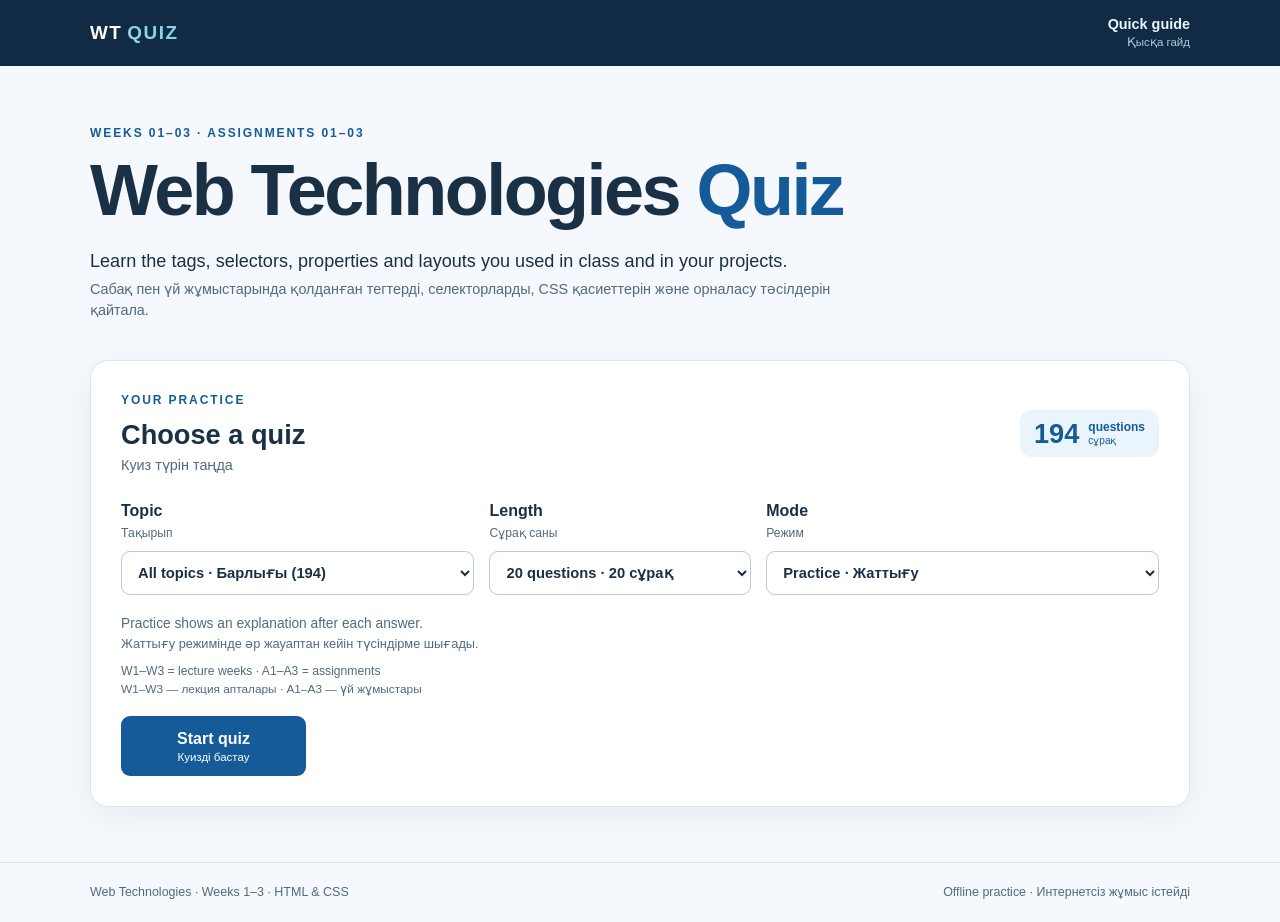
<file: index.html>
<!doctype html>
<html lang="en">
<head>
  <meta charset="utf-8">
  <meta name="viewport" content="width=device-width, initial-scale=1">
  <meta name="description" content="Bilingual English and Kazakh HTML and CSS practice quiz for Web Technologies weeks 1–3.">
  <title>Web Technologies Quiz | HTML & CSS</title>
  <link rel="stylesheet" href="styles.css">
</head>
<body>
  <header class="site-header">
    <div class="shell header-inner">
      <a class="brand" href="index.html">WT<span>QUIZ</span></a>
      <a class="header-guide" href="guide.html">Quick guide <small lang="kk">Қысқа гайд</small></a>
    </div>
  </header>

  <main class="shell">
    <section class="hero" aria-labelledby="page-title">
      <p class="eyebrow">WEEKS 01–03 · ASSIGNMENTS 01–03</p>
      <h1 id="page-title">Web Technologies <span>Quiz</span></h1>
      <p class="hero-lead">Learn the tags, selectors, properties and layouts you used in class and in your projects.</p>
      <p class="translation">Сабақ пен үй жұмыстарында қолданған тегтерді, селекторларды, CSS қасиеттерін және орналасу тәсілдерін қайтала.</p>
    </section>

    <section class="panel setup-panel" id="setup" aria-labelledby="setup-title">
      <div class="section-heading">
        <div>
          <p class="eyebrow">YOUR PRACTICE</p>
          <h2 id="setup-title">Choose a quiz</h2>
          <p class="translation">Куиз түрін таңда</p>
        </div>
        <div class="question-count"><strong id="bank-count">0</strong><span>questions<br><small>сұрақ</small></span></div>
      </div>

      <div class="setup-grid">
        <label class="field">
          <span>Topic</span><small>Тақырып</small>
          <select id="topic-select"></select>
        </label>
        <label class="field">
          <span>Length</span><small>Сұрақ саны</small>
          <select id="length-select">
            <option value="20">20 questions · 20 сұрақ</option>
            <option value="40">40 questions · 40 сұрақ</option>
            <option value="all">All available · Барлығы</option>
          </select>
        </label>
        <label class="field">
          <span>Mode</span><small>Режим</small>
          <select id="mode-select">
            <option value="practice">Practice · Жаттығу</option>
            <option value="exam">Exam · Емтихан</option>
          </select>
        </label>
      </div>
      <p class="mode-hint" id="mode-hint">Practice shows an explanation after each answer. <small>Жаттығу режимінде әр жауаптан кейін түсіндірме шығады.</small></p>
      <p class="source-hint">W1–W3 = lecture weeks · A1–A3 = assignments <small>W1–W3 — лекция апталары · A1–A3 — үй жұмыстары</small></p>
      <button class="button primary start-button" id="start-button" type="button">Start quiz <small>Куизді бастау</small></button>
    </section>

    <section class="quiz-view" id="quiz" aria-label="Quiz" hidden>
      <div class="quiz-toolbar">
        <button class="text-button" id="back-to-setup" type="button">← Change quiz <small>Куизді өзгерту</small></button>
        <span class="progress-label" id="progress-label"></span>
      </div>
      <div class="progress-track" role="progressbar" id="progressbar" aria-label="Quiz progress" aria-valuemin="0" aria-valuemax="100" aria-valuenow="0"><span id="progress-fill"></span></div>
      <article class="panel question-panel">
        <div class="question-meta"><span class="topic-badge" id="question-topic"></span><span class="source-label" id="question-source"></span></div>
        <h2 id="question-en"></h2>
        <p class="translation question-kk" id="question-kk" lang="kk"></p>
        <div class="answers" id="answers" role="group" aria-label="Answer choices"></div>
        <div class="feedback" id="feedback" aria-live="polite" hidden>
          <strong id="feedback-title"></strong>
          <p id="feedback-en"></p>
          <p class="translation" id="feedback-kk" lang="kk"></p>
        </div>
      </article>
      <div class="quiz-actions">
        <button class="button secondary" id="prev-button" type="button">← Previous <small>Алдыңғы</small></button>
        <button class="button primary" id="next-button" type="button">Next → <small>Келесі</small></button>
      </div>
      <p class="keyboard-hint">Tip: press 1–4 to choose an answer. <span lang="kk">Кеңес: жауапты таңдау үшін 1–4 пернесін бас.</span></p>
    </section>

    <section class="result-view" id="result" aria-labelledby="result-title" hidden>
      <div class="panel result-panel">
        <p class="eyebrow">QUIZ COMPLETE</p>
        <h2 id="result-title">Your result</h2>
        <p class="translation">Сенің нәтижең</p>
        <div class="score-line"><strong id="score-value"></strong><span id="score-percent"></span></div>
        <p class="result-message" id="result-message"></p>
        <p class="translation" id="result-message-kk" lang="kk"></p>
        <div class="result-actions">
          <button class="button primary" id="retry-wrong" type="button">Retry mistakes <small>Қателерді қайталау</small></button>
          <button class="button secondary" id="new-quiz" type="button">New quiz <small>Жаңа куиз</small></button>
        </div>
      </div>
      <section class="review-section" aria-labelledby="review-title">
        <div class="section-heading">
          <div><p class="eyebrow">LEARN FROM MISTAKES</p><h2 id="review-title">Review</h2><p class="translation">Қателерді талдау</p></div>
          <span class="review-count" id="review-count"></span>
        </div>
        <div id="review-list"></div>
      </section>
    </section>
  </main>

  <footer class="site-footer"><div class="shell">Web Technologies · Weeks 1–3 · HTML & CSS <span>Offline practice · Интернетсіз жұмыс істейді</span></div></footer>
  <script src="questions.js"></script>
  <script src="quiz.js"></script>
</body>
</html>
</file>
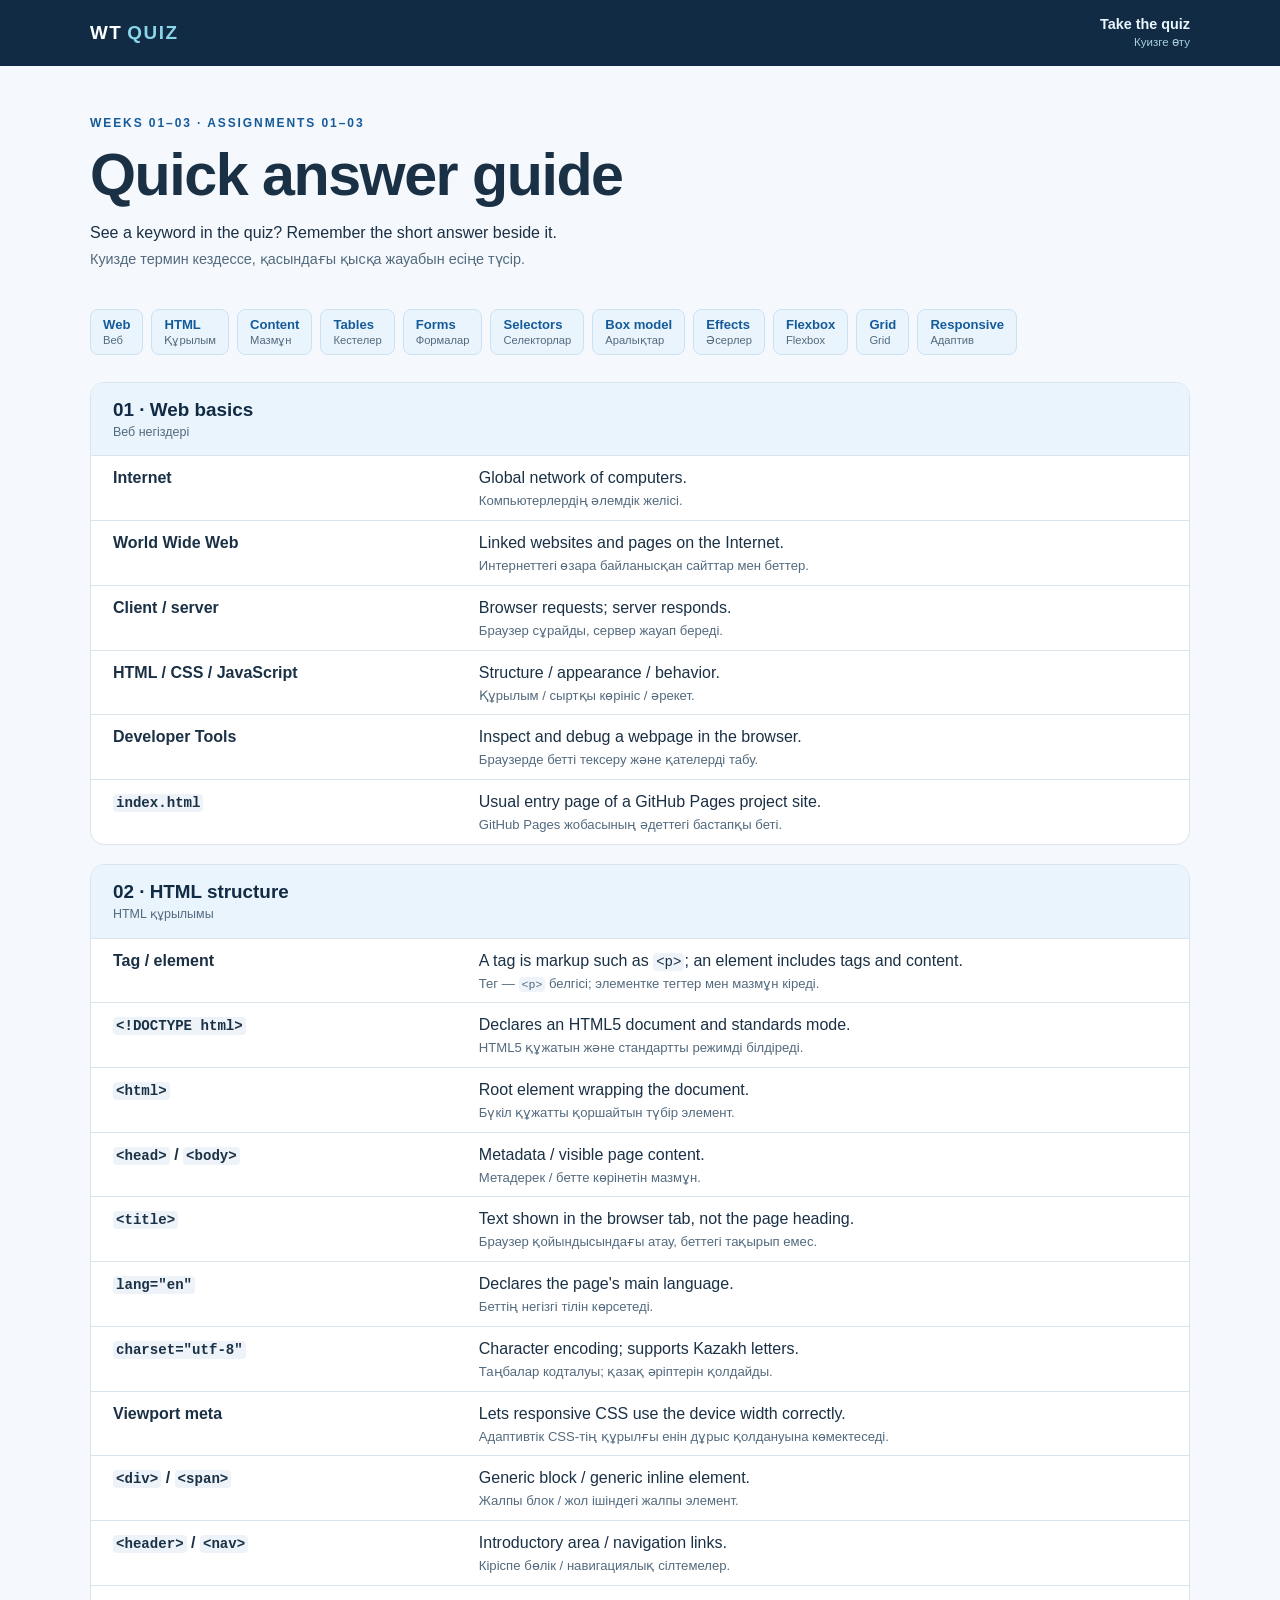
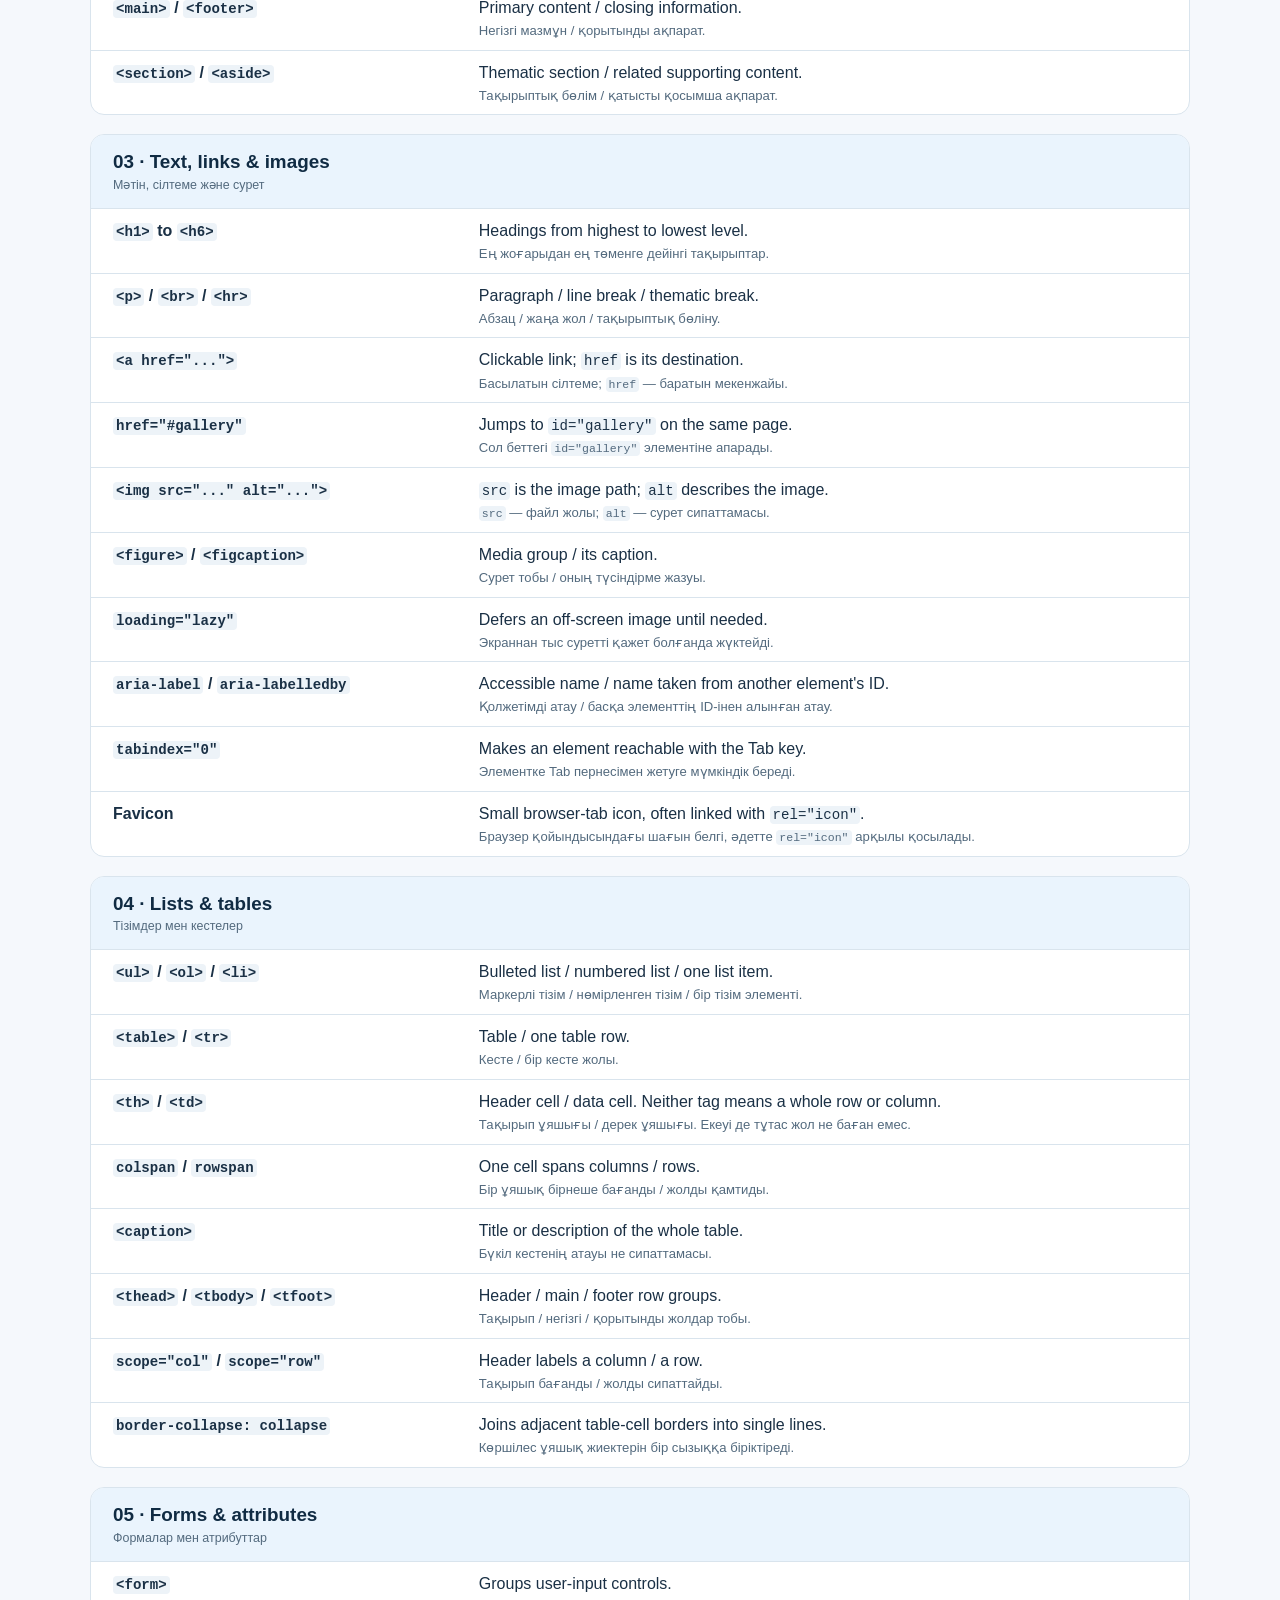
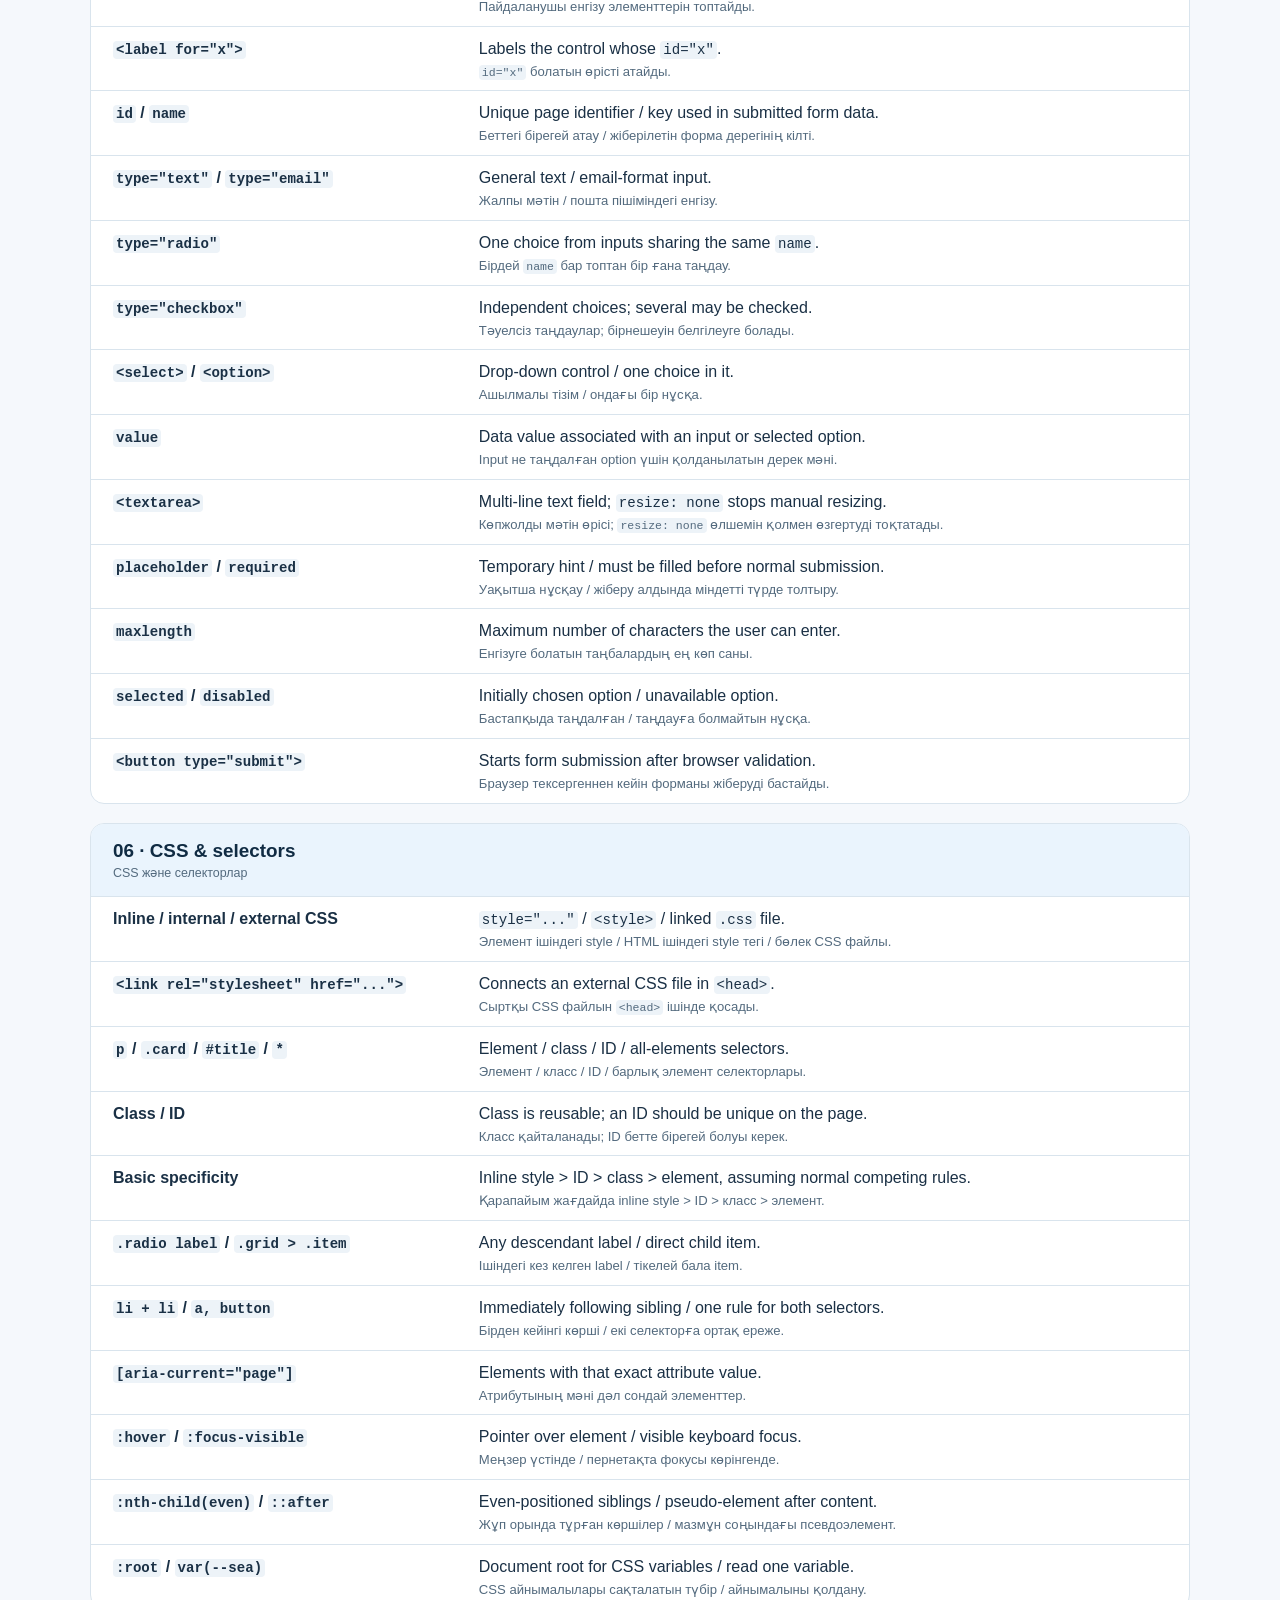
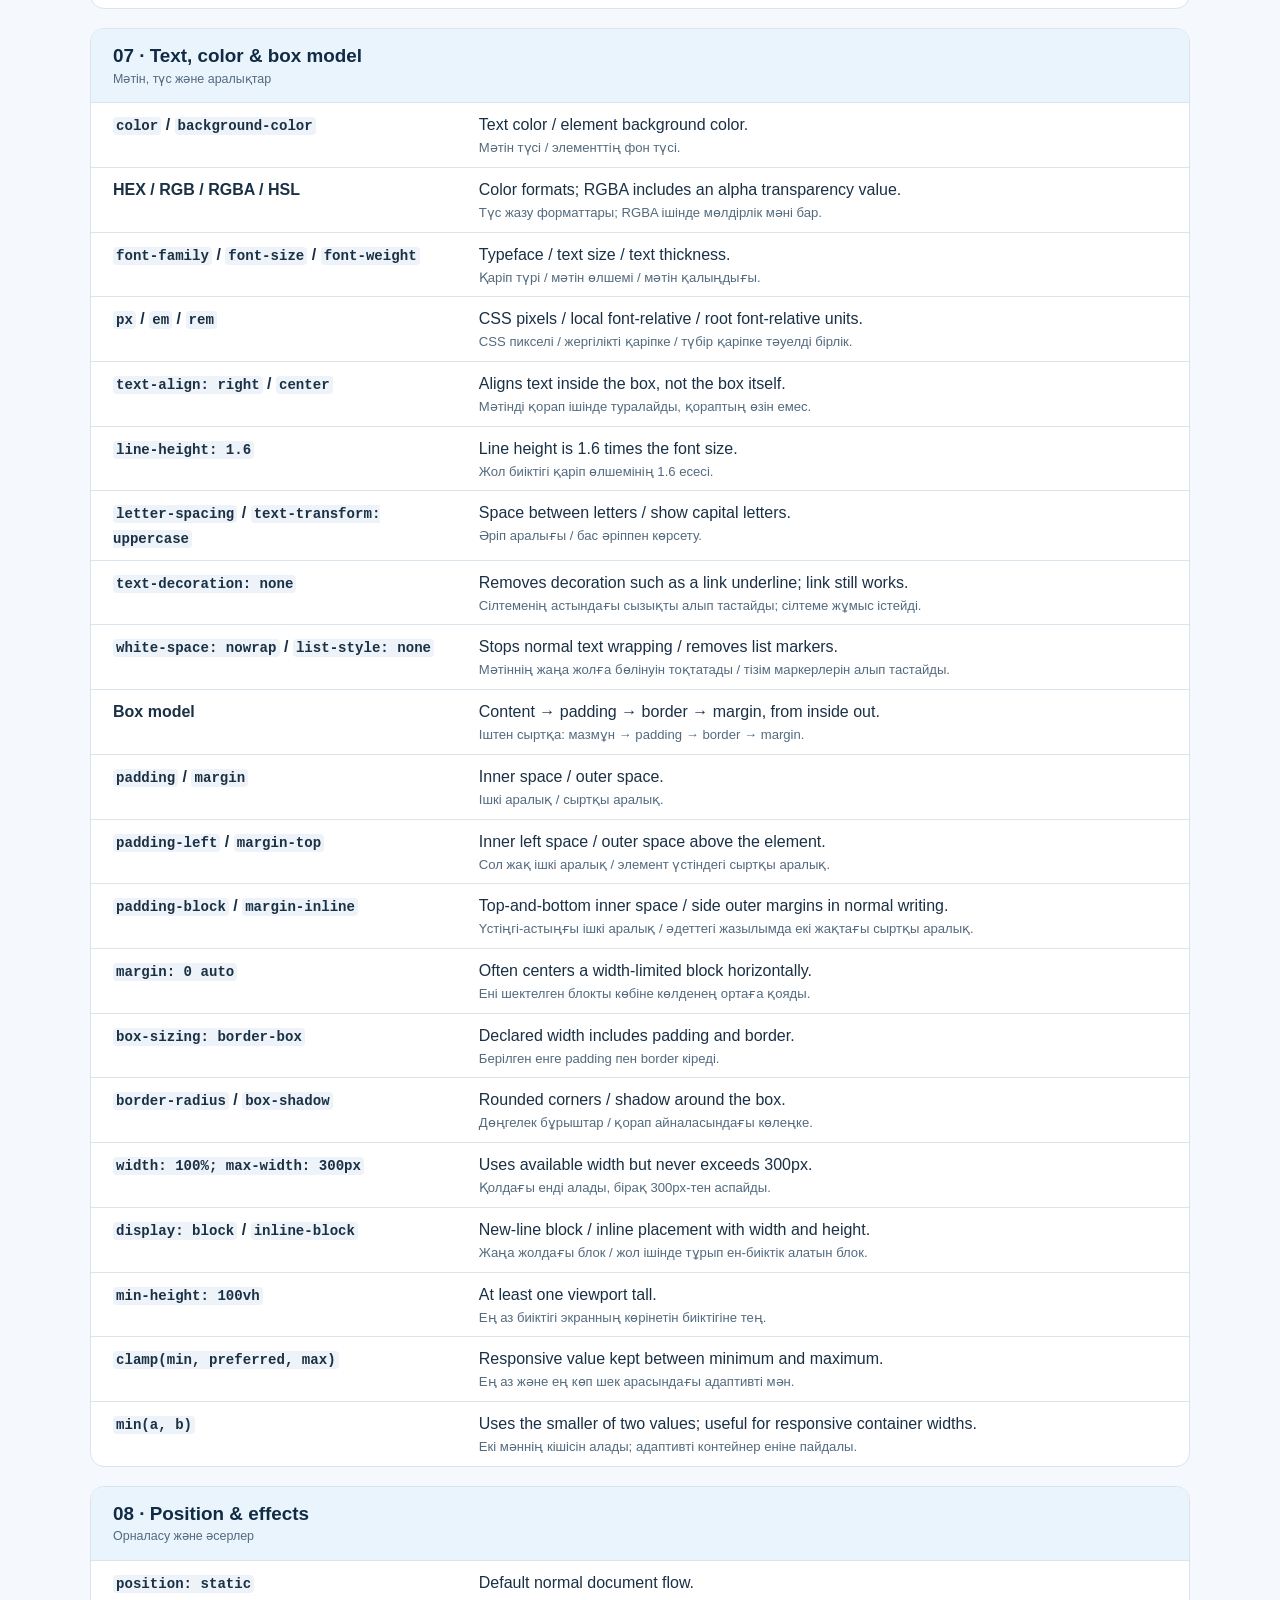
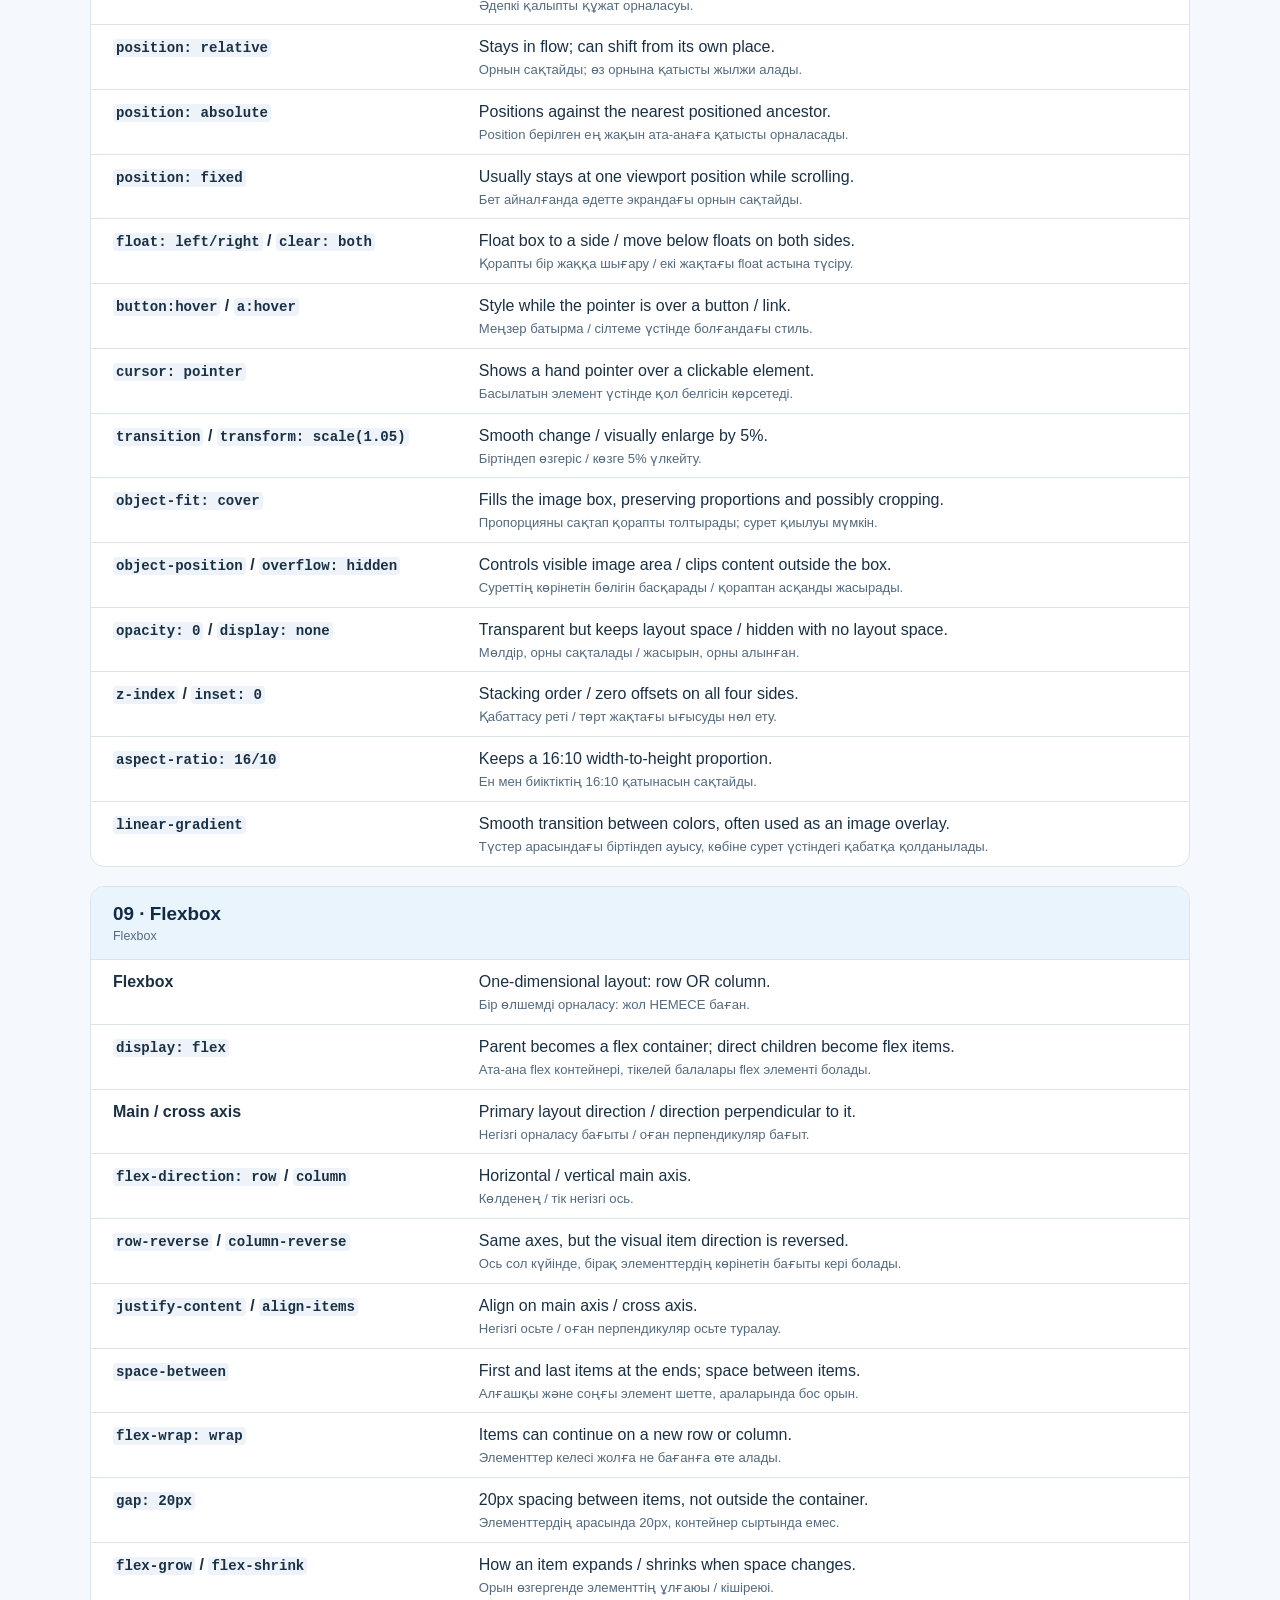
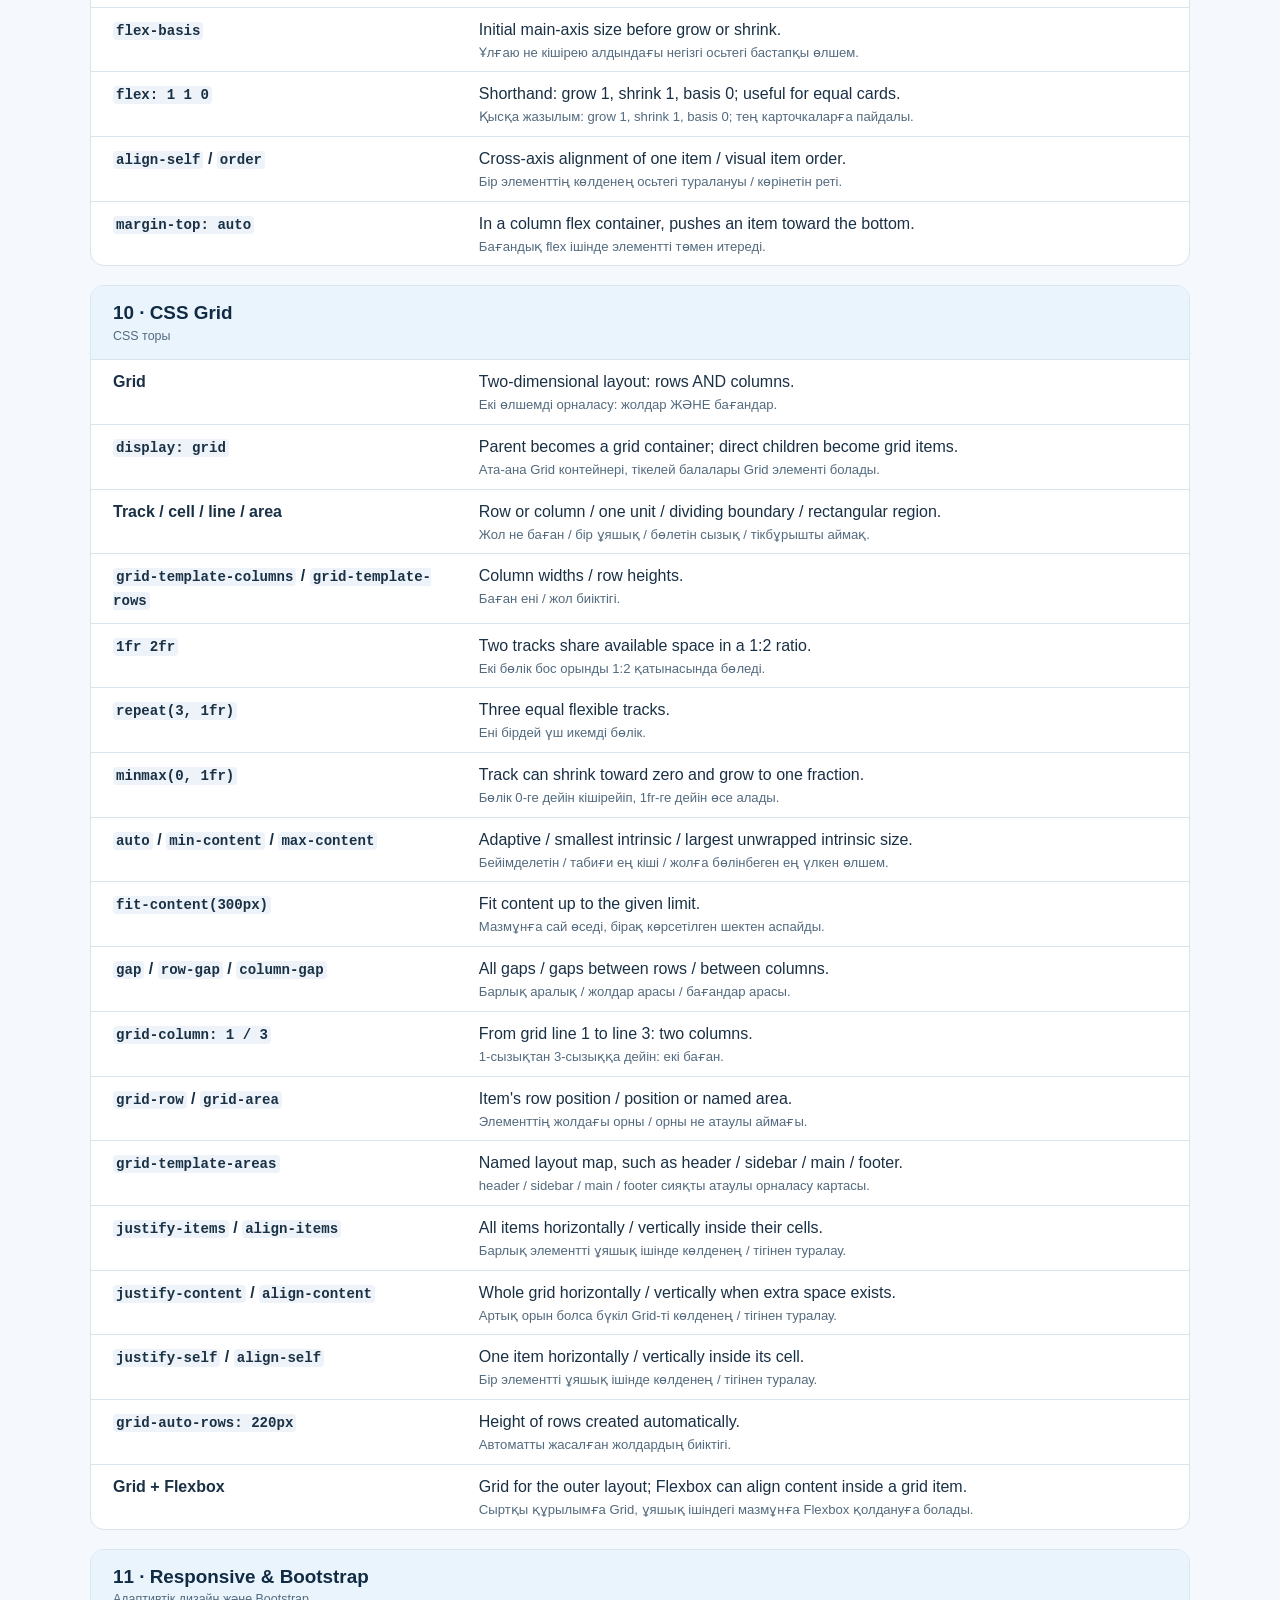
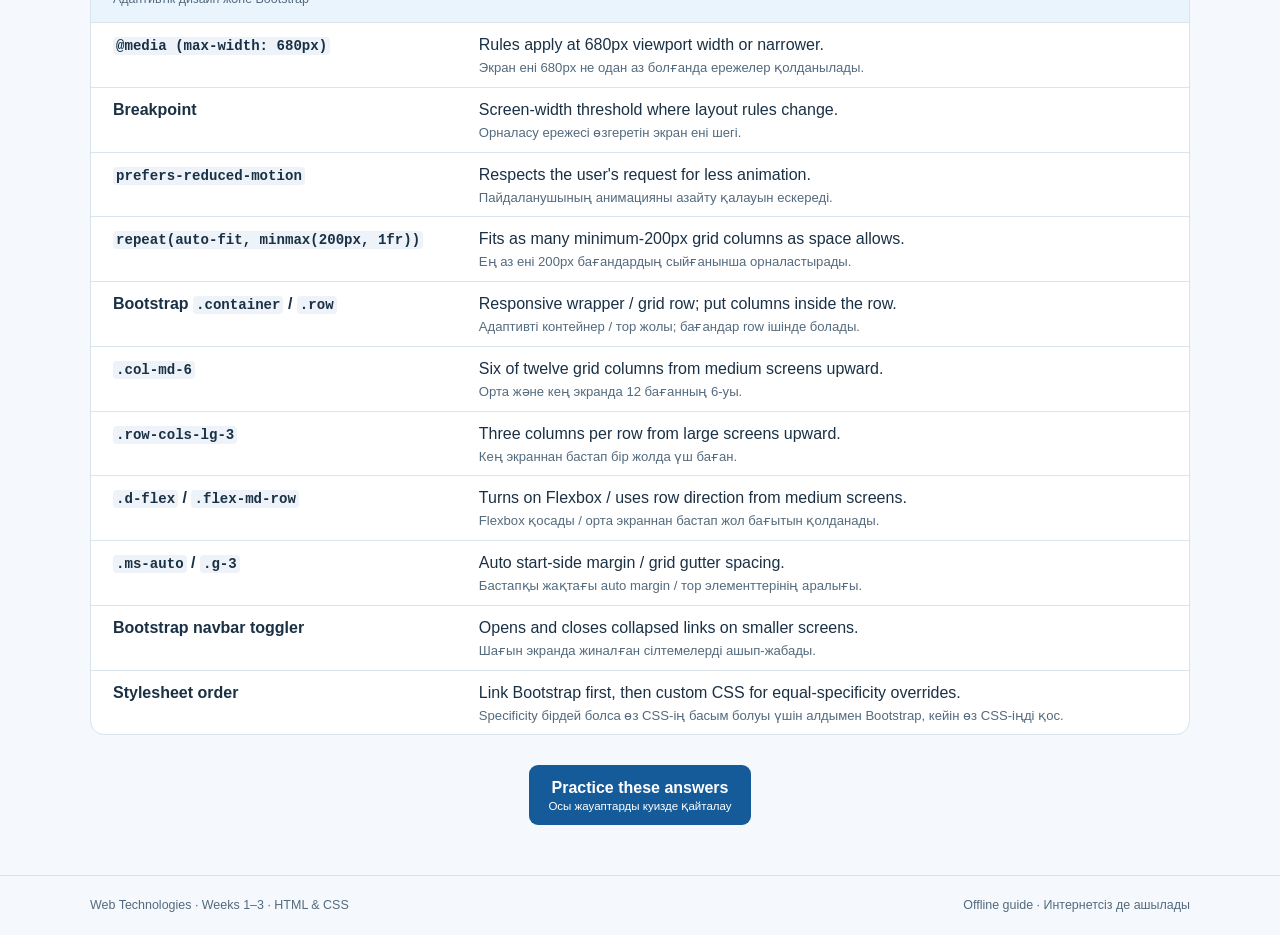
<file: guide.html>
<!doctype html>
<html lang="en">
<head>
  <meta charset="utf-8">
  <meta name="viewport" content="width=device-width, initial-scale=1">
  <meta name="description" content="English and Kazakh quick reference for the Web Technologies HTML and CSS quiz.">
  <title>Quick Guide | Web Technologies Quiz</title>
  <link rel="stylesheet" href="styles.css">
</head>
<body>
  <header class="site-header">
    <div class="shell header-inner">
      <a class="brand" href="index.html">WT<span>QUIZ</span></a>
      <a class="header-guide" href="index.html">Take the quiz <small lang="kk">Куизге өту</small></a>
    </div>
  </header>

  <main class="shell guide-main">
    <div class="guide-intro">
      <p class="eyebrow">WEEKS 01–03 · ASSIGNMENTS 01–03</p>
      <h1>Quick answer guide</h1>
      <p>See a keyword in the quiz? Remember the short answer beside it.</p>
      <p class="translation" lang="kk">Куизде термин кездессе, қасындағы қысқа жауабын есіңе түсір.</p>
    </div>

    <nav class="guide-nav" aria-label="Guide topics">
      <a href="#web">Web <small>Веб</small></a>
      <a href="#html">HTML <small>Құрылым</small></a>
      <a href="#content">Content <small>Мазмұн</small></a>
      <a href="#tables">Tables <small>Кестелер</small></a>
      <a href="#forms">Forms <small>Формалар</small></a>
      <a href="#selectors">Selectors <small>Селекторлар</small></a>
      <a href="#box">Box model <small>Аралықтар</small></a>
      <a href="#effects">Effects <small>Әсерлер</small></a>
      <a href="#flex">Flexbox <small>Flexbox</small></a>
      <a href="#grid">Grid <small>Grid</small></a>
      <a href="#responsive">Responsive <small>Адаптив</small></a>
    </nav>

    <section class="guide-section" id="web">
      <h2>01 · Web basics <small lang="kk">Веб негіздері</small></h2>
      <dl>
        <div><dt>Internet</dt><dd>Global network of computers.<small lang="kk">Компьютерлердің әлемдік желісі.</small></dd></div>
        <div><dt>World Wide Web</dt><dd>Linked websites and pages on the Internet.<small lang="kk">Интернеттегі өзара байланысқан сайттар мен беттер.</small></dd></div>
        <div><dt>Client / server</dt><dd>Browser requests; server responds.<small lang="kk">Браузер сұрайды, сервер жауап береді.</small></dd></div>
        <div><dt>HTML / CSS / JavaScript</dt><dd>Structure / appearance / behavior.<small lang="kk">Құрылым / сыртқы көрініс / әрекет.</small></dd></div>
        <div><dt>Developer Tools</dt><dd>Inspect and debug a webpage in the browser.<small lang="kk">Браузерде бетті тексеру және қателерді табу.</small></dd></div>
        <div><dt><code>index.html</code></dt><dd>Usual entry page of a GitHub Pages project site.<small lang="kk">GitHub Pages жобасының әдеттегі бастапқы беті.</small></dd></div>
      </dl>
    </section>

    <section class="guide-section" id="html">
      <h2>02 · HTML structure <small lang="kk">HTML құрылымы</small></h2>
      <dl>
        <div><dt>Tag / element</dt><dd>A tag is markup such as <code>&lt;p&gt;</code>; an element includes tags and content.<small lang="kk">Тег — <code>&lt;p&gt;</code> белгісі; элементке тегтер мен мазмұн кіреді.</small></dd></div>
        <div><dt><code>&lt;!DOCTYPE html&gt;</code></dt><dd>Declares an HTML5 document and standards mode.<small lang="kk">HTML5 құжатын және стандартты режимді білдіреді.</small></dd></div>
        <div><dt><code>&lt;html&gt;</code></dt><dd>Root element wrapping the document.<small lang="kk">Бүкіл құжатты қоршайтын түбір элемент.</small></dd></div>
        <div><dt><code>&lt;head&gt;</code> / <code>&lt;body&gt;</code></dt><dd>Metadata / visible page content.<small lang="kk">Метадерек / бетте көрінетін мазмұн.</small></dd></div>
        <div><dt><code>&lt;title&gt;</code></dt><dd>Text shown in the browser tab, not the page heading.<small lang="kk">Браузер қойындысындағы атау, беттегі тақырып емес.</small></dd></div>
        <div><dt><code>lang="en"</code></dt><dd>Declares the page's main language.<small lang="kk">Беттің негізгі тілін көрсетеді.</small></dd></div>
        <div><dt><code>charset="utf-8"</code></dt><dd>Character encoding; supports Kazakh letters.<small lang="kk">Таңбалар кодталуы; қазақ әріптерін қолдайды.</small></dd></div>
        <div><dt>Viewport meta</dt><dd>Lets responsive CSS use the device width correctly.<small lang="kk">Адаптивтік CSS-тің құрылғы енін дұрыс қолдануына көмектеседі.</small></dd></div>
        <div><dt><code>&lt;div&gt;</code> / <code>&lt;span&gt;</code></dt><dd>Generic block / generic inline element.<small lang="kk">Жалпы блок / жол ішіндегі жалпы элемент.</small></dd></div>
        <div><dt><code>&lt;header&gt;</code> / <code>&lt;nav&gt;</code></dt><dd>Introductory area / navigation links.<small lang="kk">Кіріспе бөлік / навигациялық сілтемелер.</small></dd></div>
        <div><dt><code>&lt;main&gt;</code> / <code>&lt;footer&gt;</code></dt><dd>Primary content / closing information.<small lang="kk">Негізгі мазмұн / қорытынды ақпарат.</small></dd></div>
        <div><dt><code>&lt;section&gt;</code> / <code>&lt;aside&gt;</code></dt><dd>Thematic section / related supporting content.<small lang="kk">Тақырыптық бөлім / қатысты қосымша ақпарат.</small></dd></div>
      </dl>
    </section>

    <section class="guide-section" id="content">
      <h2>03 · Text, links &amp; images <small lang="kk">Мәтін, сілтеме және сурет</small></h2>
      <dl>
        <div><dt><code>&lt;h1&gt;</code> to <code>&lt;h6&gt;</code></dt><dd>Headings from highest to lowest level.<small lang="kk">Ең жоғарыдан ең төменге дейінгі тақырыптар.</small></dd></div>
        <div><dt><code>&lt;p&gt;</code> / <code>&lt;br&gt;</code> / <code>&lt;hr&gt;</code></dt><dd>Paragraph / line break / thematic break.<small lang="kk">Абзац / жаңа жол / тақырыптық бөліну.</small></dd></div>
        <div><dt><code>&lt;a href="..."&gt;</code></dt><dd>Clickable link; <code>href</code> is its destination.<small lang="kk">Басылатын сілтеме; <code>href</code> — баратын мекенжайы.</small></dd></div>
        <div><dt><code>href="#gallery"</code></dt><dd>Jumps to <code>id="gallery"</code> on the same page.<small lang="kk">Сол беттегі <code>id="gallery"</code> элементіне апарады.</small></dd></div>
        <div><dt><code>&lt;img src="..." alt="..."&gt;</code></dt><dd><code>src</code> is the image path; <code>alt</code> describes the image.<small lang="kk"><code>src</code> — файл жолы; <code>alt</code> — сурет сипаттамасы.</small></dd></div>
        <div><dt><code>&lt;figure&gt;</code> / <code>&lt;figcaption&gt;</code></dt><dd>Media group / its caption.<small lang="kk">Сурет тобы / оның түсіндірме жазуы.</small></dd></div>
        <div><dt><code>loading="lazy"</code></dt><dd>Defers an off-screen image until needed.<small lang="kk">Экраннан тыс суретті қажет болғанда жүктейді.</small></dd></div>
        <div><dt><code>aria-label</code> / <code>aria-labelledby</code></dt><dd>Accessible name / name taken from another element's ID.<small lang="kk">Қолжетімді атау / басқа элементтің ID-інен алынған атау.</small></dd></div>
        <div><dt><code>tabindex="0"</code></dt><dd>Makes an element reachable with the Tab key.<small lang="kk">Элементке Tab пернесімен жетуге мүмкіндік береді.</small></dd></div>
        <div><dt>Favicon</dt><dd>Small browser-tab icon, often linked with <code>rel="icon"</code>.<small lang="kk">Браузер қойындысындағы шағын белгі, әдетте <code>rel="icon"</code> арқылы қосылады.</small></dd></div>
      </dl>
    </section>

    <section class="guide-section" id="tables">
      <h2>04 · Lists &amp; tables <small lang="kk">Тізімдер мен кестелер</small></h2>
      <dl>
        <div><dt><code>&lt;ul&gt;</code> / <code>&lt;ol&gt;</code> / <code>&lt;li&gt;</code></dt><dd>Bulleted list / numbered list / one list item.<small lang="kk">Маркерлі тізім / нөмірленген тізім / бір тізім элементі.</small></dd></div>
        <div><dt><code>&lt;table&gt;</code> / <code>&lt;tr&gt;</code></dt><dd>Table / one table row.<small lang="kk">Кесте / бір кесте жолы.</small></dd></div>
        <div><dt><code>&lt;th&gt;</code> / <code>&lt;td&gt;</code></dt><dd>Header cell / data cell. Neither tag means a whole row or column.<small lang="kk">Тақырып ұяшығы / дерек ұяшығы. Екеуі де тұтас жол не баған емес.</small></dd></div>
        <div><dt><code>colspan</code> / <code>rowspan</code></dt><dd>One cell spans columns / rows.<small lang="kk">Бір ұяшық бірнеше бағанды / жолды қамтиды.</small></dd></div>
        <div><dt><code>&lt;caption&gt;</code></dt><dd>Title or description of the whole table.<small lang="kk">Бүкіл кестенің атауы не сипаттамасы.</small></dd></div>
        <div><dt><code>&lt;thead&gt;</code> / <code>&lt;tbody&gt;</code> / <code>&lt;tfoot&gt;</code></dt><dd>Header / main / footer row groups.<small lang="kk">Тақырып / негізгі / қорытынды жолдар тобы.</small></dd></div>
        <div><dt><code>scope="col"</code> / <code>scope="row"</code></dt><dd>Header labels a column / a row.<small lang="kk">Тақырып бағанды / жолды сипаттайды.</small></dd></div>
        <div><dt><code>border-collapse: collapse</code></dt><dd>Joins adjacent table-cell borders into single lines.<small lang="kk">Көршілес ұяшық жиектерін бір сызыққа біріктіреді.</small></dd></div>
      </dl>
    </section>

    <section class="guide-section" id="forms">
      <h2>05 · Forms &amp; attributes <small lang="kk">Формалар мен атрибуттар</small></h2>
      <dl>
        <div><dt><code>&lt;form&gt;</code></dt><dd>Groups user-input controls.<small lang="kk">Пайдаланушы енгізу элементтерін топтайды.</small></dd></div>
        <div><dt><code>&lt;label for="x"&gt;</code></dt><dd>Labels the control whose <code>id="x"</code>.<small lang="kk"><code>id="x"</code> болатын өрісті атайды.</small></dd></div>
        <div><dt><code>id</code> / <code>name</code></dt><dd>Unique page identifier / key used in submitted form data.<small lang="kk">Беттегі бірегей атау / жіберілетін форма дерегінің кілті.</small></dd></div>
        <div><dt><code>type="text"</code> / <code>type="email"</code></dt><dd>General text / email-format input.<small lang="kk">Жалпы мәтін / пошта пішіміндегі енгізу.</small></dd></div>
        <div><dt><code>type="radio"</code></dt><dd>One choice from inputs sharing the same <code>name</code>.<small lang="kk">Бірдей <code>name</code> бар топтан бір ғана таңдау.</small></dd></div>
        <div><dt><code>type="checkbox"</code></dt><dd>Independent choices; several may be checked.<small lang="kk">Тәуелсіз таңдаулар; бірнешеуін белгілеуге болады.</small></dd></div>
        <div><dt><code>&lt;select&gt;</code> / <code>&lt;option&gt;</code></dt><dd>Drop-down control / one choice in it.<small lang="kk">Ашылмалы тізім / ондағы бір нұсқа.</small></dd></div>
        <div><dt><code>value</code></dt><dd>Data value associated with an input or selected option.<small lang="kk">Input не таңдалған option үшін қолданылатын дерек мәні.</small></dd></div>
        <div><dt><code>&lt;textarea&gt;</code></dt><dd>Multi-line text field; <code>resize: none</code> stops manual resizing.<small lang="kk">Көпжолды мәтін өрісі; <code>resize: none</code> өлшемін қолмен өзгертуді тоқтатады.</small></dd></div>
        <div><dt><code>placeholder</code> / <code>required</code></dt><dd>Temporary hint / must be filled before normal submission.<small lang="kk">Уақытша нұсқау / жіберу алдында міндетті түрде толтыру.</small></dd></div>
        <div><dt><code>maxlength</code></dt><dd>Maximum number of characters the user can enter.<small lang="kk">Енгізуге болатын таңбалардың ең көп саны.</small></dd></div>
        <div><dt><code>selected</code> / <code>disabled</code></dt><dd>Initially chosen option / unavailable option.<small lang="kk">Бастапқыда таңдалған / таңдауға болмайтын нұсқа.</small></dd></div>
        <div><dt><code>&lt;button type="submit"&gt;</code></dt><dd>Starts form submission after browser validation.<small lang="kk">Браузер тексергеннен кейін форманы жіберуді бастайды.</small></dd></div>
      </dl>
    </section>

    <section class="guide-section" id="selectors">
      <h2>06 · CSS &amp; selectors <small lang="kk">CSS және селекторлар</small></h2>
      <dl>
        <div><dt>Inline / internal / external CSS</dt><dd><code>style="..."</code> / <code>&lt;style&gt;</code> / linked <code>.css</code> file.<small lang="kk">Элемент ішіндегі style / HTML ішіндегі style тегі / бөлек CSS файлы.</small></dd></div>
        <div><dt><code>&lt;link rel="stylesheet" href="..."&gt;</code></dt><dd>Connects an external CSS file in <code>&lt;head&gt;</code>.<small lang="kk">Сыртқы CSS файлын <code>&lt;head&gt;</code> ішінде қосады.</small></dd></div>
        <div><dt><code>p</code> / <code>.card</code> / <code>#title</code> / <code>*</code></dt><dd>Element / class / ID / all-elements selectors.<small lang="kk">Элемент / класс / ID / барлық элемент селекторлары.</small></dd></div>
        <div><dt>Class / ID</dt><dd>Class is reusable; an ID should be unique on the page.<small lang="kk">Класс қайталанады; ID бетте бірегей болуы керек.</small></dd></div>
        <div><dt>Basic specificity</dt><dd>Inline style &gt; ID &gt; class &gt; element, assuming normal competing rules.<small lang="kk">Қарапайым жағдайда inline style &gt; ID &gt; класс &gt; элемент.</small></dd></div>
        <div><dt><code>.radio label</code> / <code>.grid &gt; .item</code></dt><dd>Any descendant label / direct child item.<small lang="kk">Ішіндегі кез келген label / тікелей бала item.</small></dd></div>
        <div><dt><code>li + li</code> / <code>a, button</code></dt><dd>Immediately following sibling / one rule for both selectors.<small lang="kk">Бірден кейінгі көрші / екі селекторға ортақ ереже.</small></dd></div>
        <div><dt><code>[aria-current="page"]</code></dt><dd>Elements with that exact attribute value.<small lang="kk">Атрибутының мәні дәл сондай элементтер.</small></dd></div>
        <div><dt><code>:hover</code> / <code>:focus-visible</code></dt><dd>Pointer over element / visible keyboard focus.<small lang="kk">Меңзер үстінде / пернетақта фокусы көрінгенде.</small></dd></div>
        <div><dt><code>:nth-child(even)</code> / <code>::after</code></dt><dd>Even-positioned siblings / pseudo-element after content.<small lang="kk">Жұп орында тұрған көршілер / мазмұн соңындағы псевдоэлемент.</small></dd></div>
        <div><dt><code>:root</code> / <code>var(--sea)</code></dt><dd>Document root for CSS variables / read one variable.<small lang="kk">CSS айнымалылары сақталатын түбір / айнымалыны қолдану.</small></dd></div>
      </dl>
    </section>

    <section class="guide-section" id="box">
      <h2>07 · Text, color &amp; box model <small lang="kk">Мәтін, түс және аралықтар</small></h2>
      <dl>
        <div><dt><code>color</code> / <code>background-color</code></dt><dd>Text color / element background color.<small lang="kk">Мәтін түсі / элементтің фон түсі.</small></dd></div>
        <div><dt>HEX / RGB / RGBA / HSL</dt><dd>Color formats; RGBA includes an alpha transparency value.<small lang="kk">Түс жазу форматтары; RGBA ішінде мөлдірлік мәні бар.</small></dd></div>
        <div><dt><code>font-family</code> / <code>font-size</code> / <code>font-weight</code></dt><dd>Typeface / text size / text thickness.<small lang="kk">Қаріп түрі / мәтін өлшемі / мәтін қалыңдығы.</small></dd></div>
        <div><dt><code>px</code> / <code>em</code> / <code>rem</code></dt><dd>CSS pixels / local font-relative / root font-relative units.<small lang="kk">CSS пикселі / жергілікті қаріпке / түбір қаріпке тәуелді бірлік.</small></dd></div>
        <div><dt><code>text-align: right</code> / <code>center</code></dt><dd>Aligns text inside the box, not the box itself.<small lang="kk">Мәтінді қорап ішінде туралайды, қораптың өзін емес.</small></dd></div>
        <div><dt><code>line-height: 1.6</code></dt><dd>Line height is 1.6 times the font size.<small lang="kk">Жол биіктігі қаріп өлшемінің 1.6 есесі.</small></dd></div>
        <div><dt><code>letter-spacing</code> / <code>text-transform: uppercase</code></dt><dd>Space between letters / show capital letters.<small lang="kk">Әріп аралығы / бас әріппен көрсету.</small></dd></div>
        <div><dt><code>text-decoration: none</code></dt><dd>Removes decoration such as a link underline; link still works.<small lang="kk">Сілтеменің астындағы сызықты алып тастайды; сілтеме жұмыс істейді.</small></dd></div>
        <div><dt><code>white-space: nowrap</code> / <code>list-style: none</code></dt><dd>Stops normal text wrapping / removes list markers.<small lang="kk">Мәтіннің жаңа жолға бөлінуін тоқтатады / тізім маркерлерін алып тастайды.</small></dd></div>
        <div><dt>Box model</dt><dd>Content → padding → border → margin, from inside out.<small lang="kk">Іштен сыртқа: мазмұн → padding → border → margin.</small></dd></div>
        <div><dt><code>padding</code> / <code>margin</code></dt><dd>Inner space / outer space.<small lang="kk">Ішкі аралық / сыртқы аралық.</small></dd></div>
        <div><dt><code>padding-left</code> / <code>margin-top</code></dt><dd>Inner left space / outer space above the element.<small lang="kk">Сол жақ ішкі аралық / элемент үстіндегі сыртқы аралық.</small></dd></div>
        <div><dt><code>padding-block</code> / <code>margin-inline</code></dt><dd>Top-and-bottom inner space / side outer margins in normal writing.<small lang="kk">Үстіңгі-астыңғы ішкі аралық / әдеттегі жазылымда екі жақтағы сыртқы аралық.</small></dd></div>
        <div><dt><code>margin: 0 auto</code></dt><dd>Often centers a width-limited block horizontally.<small lang="kk">Ені шектелген блокты көбіне көлденең ортаға қояды.</small></dd></div>
        <div><dt><code>box-sizing: border-box</code></dt><dd>Declared width includes padding and border.<small lang="kk">Берілген енге padding пен border кіреді.</small></dd></div>
        <div><dt><code>border-radius</code> / <code>box-shadow</code></dt><dd>Rounded corners / shadow around the box.<small lang="kk">Дөңгелек бұрыштар / қорап айналасындағы көлеңке.</small></dd></div>
        <div><dt><code>width: 100%; max-width: 300px</code></dt><dd>Uses available width but never exceeds 300px.<small lang="kk">Қолдағы енді алады, бірақ 300px-тен аспайды.</small></dd></div>
        <div><dt><code>display: block</code> / <code>inline-block</code></dt><dd>New-line block / inline placement with width and height.<small lang="kk">Жаңа жолдағы блок / жол ішінде тұрып ен-биіктік алатын блок.</small></dd></div>
        <div><dt><code>min-height: 100vh</code></dt><dd>At least one viewport tall.<small lang="kk">Ең аз биіктігі экранның көрінетін биіктігіне тең.</small></dd></div>
        <div><dt><code>clamp(min, preferred, max)</code></dt><dd>Responsive value kept between minimum and maximum.<small lang="kk">Ең аз және ең көп шек арасындағы адаптивті мән.</small></dd></div>
        <div><dt><code>min(a, b)</code></dt><dd>Uses the smaller of two values; useful for responsive container widths.<small lang="kk">Екі мәннің кішісін алады; адаптивті контейнер еніне пайдалы.</small></dd></div>
      </dl>
    </section>

    <section class="guide-section" id="effects">
      <h2>08 · Position &amp; effects <small lang="kk">Орналасу және әсерлер</small></h2>
      <dl>
        <div><dt><code>position: static</code></dt><dd>Default normal document flow.<small lang="kk">Әдепкі қалыпты құжат орналасуы.</small></dd></div>
        <div><dt><code>position: relative</code></dt><dd>Stays in flow; can shift from its own place.<small lang="kk">Орнын сақтайды; өз орнына қатысты жылжи алады.</small></dd></div>
        <div><dt><code>position: absolute</code></dt><dd>Positions against the nearest positioned ancestor.<small lang="kk">Position берілген ең жақын ата-анаға қатысты орналасады.</small></dd></div>
        <div><dt><code>position: fixed</code></dt><dd>Usually stays at one viewport position while scrolling.<small lang="kk">Бет айналғанда әдетте экрандағы орнын сақтайды.</small></dd></div>
        <div><dt><code>float: left/right</code> / <code>clear: both</code></dt><dd>Float box to a side / move below floats on both sides.<small lang="kk">Қорапты бір жаққа шығару / екі жақтағы float астына түсіру.</small></dd></div>
        <div><dt><code>button:hover</code> / <code>a:hover</code></dt><dd>Style while the pointer is over a button / link.<small lang="kk">Меңзер батырма / сілтеме үстінде болғандағы стиль.</small></dd></div>
        <div><dt><code>cursor: pointer</code></dt><dd>Shows a hand pointer over a clickable element.<small lang="kk">Басылатын элемент үстінде қол белгісін көрсетеді.</small></dd></div>
        <div><dt><code>transition</code> / <code>transform: scale(1.05)</code></dt><dd>Smooth change / visually enlarge by 5%.<small lang="kk">Біртіндеп өзгеріс / көзге 5% үлкейту.</small></dd></div>
        <div><dt><code>object-fit: cover</code></dt><dd>Fills the image box, preserving proportions and possibly cropping.<small lang="kk">Пропорцияны сақтап қорапты толтырады; сурет қиылуы мүмкін.</small></dd></div>
        <div><dt><code>object-position</code> / <code>overflow: hidden</code></dt><dd>Controls visible image area / clips content outside the box.<small lang="kk">Суреттің көрінетін бөлігін басқарады / қораптан асқанды жасырады.</small></dd></div>
        <div><dt><code>opacity: 0</code> / <code>display: none</code></dt><dd>Transparent but keeps layout space / hidden with no layout space.<small lang="kk">Мөлдір, орны сақталады / жасырын, орны алынған.</small></dd></div>
        <div><dt><code>z-index</code> / <code>inset: 0</code></dt><dd>Stacking order / zero offsets on all four sides.<small lang="kk">Қабаттасу реті / төрт жақтағы ығысуды нөл ету.</small></dd></div>
        <div><dt><code>aspect-ratio: 16/10</code></dt><dd>Keeps a 16:10 width-to-height proportion.<small lang="kk">Ен мен биіктіктің 16:10 қатынасын сақтайды.</small></dd></div>
        <div><dt><code>linear-gradient</code></dt><dd>Smooth transition between colors, often used as an image overlay.<small lang="kk">Түстер арасындағы біртіндеп ауысу, көбіне сурет үстіндегі қабатқа қолданылады.</small></dd></div>
      </dl>
    </section>

    <section class="guide-section" id="flex">
      <h2>09 · Flexbox <small lang="kk">Flexbox</small></h2>
      <dl>
        <div><dt>Flexbox</dt><dd>One-dimensional layout: row OR column.<small lang="kk">Бір өлшемді орналасу: жол НЕМЕСЕ баған.</small></dd></div>
        <div><dt><code>display: flex</code></dt><dd>Parent becomes a flex container; direct children become flex items.<small lang="kk">Ата-ана flex контейнері, тікелей балалары flex элементі болады.</small></dd></div>
        <div><dt>Main / cross axis</dt><dd>Primary layout direction / direction perpendicular to it.<small lang="kk">Негізгі орналасу бағыты / оған перпендикуляр бағыт.</small></dd></div>
        <div><dt><code>flex-direction: row</code> / <code>column</code></dt><dd>Horizontal / vertical main axis.<small lang="kk">Көлденең / тік негізгі ось.</small></dd></div>
        <div><dt><code>row-reverse</code> / <code>column-reverse</code></dt><dd>Same axes, but the visual item direction is reversed.<small lang="kk">Ось сол күйінде, бірақ элементтердің көрінетін бағыты кері болады.</small></dd></div>
        <div><dt><code>justify-content</code> / <code>align-items</code></dt><dd>Align on main axis / cross axis.<small lang="kk">Негізгі осьте / оған перпендикуляр осьте туралау.</small></dd></div>
        <div><dt><code>space-between</code></dt><dd>First and last items at the ends; space between items.<small lang="kk">Алғашқы және соңғы элемент шетте, араларында бос орын.</small></dd></div>
        <div><dt><code>flex-wrap: wrap</code></dt><dd>Items can continue on a new row or column.<small lang="kk">Элементтер келесі жолға не бағанға өте алады.</small></dd></div>
        <div><dt><code>gap: 20px</code></dt><dd>20px spacing between items, not outside the container.<small lang="kk">Элементтердің арасында 20px, контейнер сыртында емес.</small></dd></div>
        <div><dt><code>flex-grow</code> / <code>flex-shrink</code></dt><dd>How an item expands / shrinks when space changes.<small lang="kk">Орын өзгергенде элементтің ұлғаюы / кішіреюі.</small></dd></div>
        <div><dt><code>flex-basis</code></dt><dd>Initial main-axis size before grow or shrink.<small lang="kk">Ұлғаю не кішірею алдындағы негізгі осьтегі бастапқы өлшем.</small></dd></div>
        <div><dt><code>flex: 1 1 0</code></dt><dd>Shorthand: grow 1, shrink 1, basis 0; useful for equal cards.<small lang="kk">Қысқа жазылым: grow 1, shrink 1, basis 0; тең карточкаларға пайдалы.</small></dd></div>
        <div><dt><code>align-self</code> / <code>order</code></dt><dd>Cross-axis alignment of one item / visual item order.<small lang="kk">Бір элементтің көлденең осьтегі туралануы / көрінетін реті.</small></dd></div>
        <div><dt><code>margin-top: auto</code></dt><dd>In a column flex container, pushes an item toward the bottom.<small lang="kk">Бағандық flex ішінде элементті төмен итереді.</small></dd></div>
      </dl>
    </section>

    <section class="guide-section" id="grid">
      <h2>10 · CSS Grid <small lang="kk">CSS торы</small></h2>
      <dl>
        <div><dt>Grid</dt><dd>Two-dimensional layout: rows AND columns.<small lang="kk">Екі өлшемді орналасу: жолдар ЖӘНЕ бағандар.</small></dd></div>
        <div><dt><code>display: grid</code></dt><dd>Parent becomes a grid container; direct children become grid items.<small lang="kk">Ата-ана Grid контейнері, тікелей балалары Grid элементі болады.</small></dd></div>
        <div><dt>Track / cell / line / area</dt><dd>Row or column / one unit / dividing boundary / rectangular region.<small lang="kk">Жол не баған / бір ұяшық / бөлетін сызық / тікбұрышты аймақ.</small></dd></div>
        <div><dt><code>grid-template-columns</code> / <code>grid-template-rows</code></dt><dd>Column widths / row heights.<small lang="kk">Баған ені / жол биіктігі.</small></dd></div>
        <div><dt><code>1fr 2fr</code></dt><dd>Two tracks share available space in a 1:2 ratio.<small lang="kk">Екі бөлік бос орынды 1:2 қатынасында бөледі.</small></dd></div>
        <div><dt><code>repeat(3, 1fr)</code></dt><dd>Three equal flexible tracks.<small lang="kk">Ені бірдей үш икемді бөлік.</small></dd></div>
        <div><dt><code>minmax(0, 1fr)</code></dt><dd>Track can shrink toward zero and grow to one fraction.<small lang="kk">Бөлік 0-ге дейін кішірейіп, 1fr-ге дейін өсе алады.</small></dd></div>
        <div><dt><code>auto</code> / <code>min-content</code> / <code>max-content</code></dt><dd>Adaptive / smallest intrinsic / largest unwrapped intrinsic size.<small lang="kk">Бейімделетін / табиғи ең кіші / жолға бөлінбеген ең үлкен өлшем.</small></dd></div>
        <div><dt><code>fit-content(300px)</code></dt><dd>Fit content up to the given limit.<small lang="kk">Мазмұнға сай өседі, бірақ көрсетілген шектен аспайды.</small></dd></div>
        <div><dt><code>gap</code> / <code>row-gap</code> / <code>column-gap</code></dt><dd>All gaps / gaps between rows / between columns.<small lang="kk">Барлық аралық / жолдар арасы / бағандар арасы.</small></dd></div>
        <div><dt><code>grid-column: 1 / 3</code></dt><dd>From grid line 1 to line 3: two columns.<small lang="kk">1-сызықтан 3-сызыққа дейін: екі баған.</small></dd></div>
        <div><dt><code>grid-row</code> / <code>grid-area</code></dt><dd>Item's row position / position or named area.<small lang="kk">Элементтің жолдағы орны / орны не атаулы аймағы.</small></dd></div>
        <div><dt><code>grid-template-areas</code></dt><dd>Named layout map, such as header / sidebar / main / footer.<small lang="kk">header / sidebar / main / footer сияқты атаулы орналасу картасы.</small></dd></div>
        <div><dt><code>justify-items</code> / <code>align-items</code></dt><dd>All items horizontally / vertically inside their cells.<small lang="kk">Барлық элементті ұяшық ішінде көлденең / тігінен туралау.</small></dd></div>
        <div><dt><code>justify-content</code> / <code>align-content</code></dt><dd>Whole grid horizontally / vertically when extra space exists.<small lang="kk">Артық орын болса бүкіл Grid-ті көлденең / тігінен туралау.</small></dd></div>
        <div><dt><code>justify-self</code> / <code>align-self</code></dt><dd>One item horizontally / vertically inside its cell.<small lang="kk">Бір элементті ұяшық ішінде көлденең / тігінен туралау.</small></dd></div>
        <div><dt><code>grid-auto-rows: 220px</code></dt><dd>Height of rows created automatically.<small lang="kk">Автоматты жасалған жолдардың биіктігі.</small></dd></div>
        <div><dt>Grid + Flexbox</dt><dd>Grid for the outer layout; Flexbox can align content inside a grid item.<small lang="kk">Сыртқы құрылымға Grid, ұяшық ішіндегі мазмұнға Flexbox қолдануға болады.</small></dd></div>
      </dl>
    </section>

    <section class="guide-section" id="responsive">
      <h2>11 · Responsive &amp; Bootstrap <small lang="kk">Адаптивтік дизайн және Bootstrap</small></h2>
      <dl>
        <div><dt><code>@media (max-width: 680px)</code></dt><dd>Rules apply at 680px viewport width or narrower.<small lang="kk">Экран ені 680px не одан аз болғанда ережелер қолданылады.</small></dd></div>
        <div><dt>Breakpoint</dt><dd>Screen-width threshold where layout rules change.<small lang="kk">Орналасу ережесі өзгеретін экран ені шегі.</small></dd></div>
        <div><dt><code>prefers-reduced-motion</code></dt><dd>Respects the user's request for less animation.<small lang="kk">Пайдаланушының анимацияны азайту қалауын ескереді.</small></dd></div>
        <div><dt><code>repeat(auto-fit, minmax(200px, 1fr))</code></dt><dd>Fits as many minimum-200px grid columns as space allows.<small lang="kk">Ең аз ені 200px бағандардың сыйғанынша орналастырады.</small></dd></div>
        <div><dt>Bootstrap <code>.container</code> / <code>.row</code></dt><dd>Responsive wrapper / grid row; put columns inside the row.<small lang="kk">Адаптивті контейнер / тор жолы; бағандар row ішінде болады.</small></dd></div>
        <div><dt><code>.col-md-6</code></dt><dd>Six of twelve grid columns from medium screens upward.<small lang="kk">Орта және кең экранда 12 бағанның 6-уы.</small></dd></div>
        <div><dt><code>.row-cols-lg-3</code></dt><dd>Three columns per row from large screens upward.<small lang="kk">Кең экраннан бастап бір жолда үш баған.</small></dd></div>
        <div><dt><code>.d-flex</code> / <code>.flex-md-row</code></dt><dd>Turns on Flexbox / uses row direction from medium screens.<small lang="kk">Flexbox қосады / орта экраннан бастап жол бағытын қолданады.</small></dd></div>
        <div><dt><code>.ms-auto</code> / <code>.g-3</code></dt><dd>Auto start-side margin / grid gutter spacing.<small lang="kk">Бастапқы жақтағы auto margin / тор элементтерінің аралығы.</small></dd></div>
        <div><dt>Bootstrap navbar toggler</dt><dd>Opens and closes collapsed links on smaller screens.<small lang="kk">Шағын экранда жиналған сілтемелерді ашып-жабады.</small></dd></div>
        <div><dt>Stylesheet order</dt><dd>Link Bootstrap first, then custom CSS for equal-specificity overrides.<small lang="kk">Specificity бірдей болса өз CSS-ің басым болуы үшін алдымен Bootstrap, кейін өз CSS-іңді қос.</small></dd></div>
      </dl>
    </section>

    <div class="guide-end"><a class="button primary" href="index.html">Practice these answers <small lang="kk">Осы жауаптарды куизде қайталау</small></a></div>
  </main>
  <footer class="site-footer"><div class="shell">Web Technologies · Weeks 1–3 · HTML &amp; CSS <span>Offline guide · Интернетсіз де ашылады</span></div></footer>
</body>
</html>
</file>
<file: styles.css>
:root{--navy:#102b43;--blue:#155b9a;--sky:#eaf4fd;--paper:#f5f8fc;--white:#fff;--ink:#1a3045;--muted:#536a7e;--line:#d9e4ed;--green:#176c47;--green-bg:#e7f7ee;--red:#ab3434;--red-bg:#fff0ee}
*{box-sizing:border-box}
html{scroll-behavior:smooth}
body{margin:0;background:var(--paper);color:var(--ink);font-family:Arial,Helvetica,sans-serif;line-height:1.5}
button,select{font:inherit}
button{cursor:pointer}
button:focus-visible,select:focus-visible,a:focus-visible{outline:3px solid #edaa45;outline-offset:3px}
[hidden]{display:none!important}
.shell{width:min(1100px,calc(100% - 40px));margin-inline:auto}
.site-header{background:var(--navy);color:#fff}
.header-inner{display:flex;justify-content:space-between;align-items:center;min-height:66px;gap:16px}
.brand{color:#fff;text-decoration:none;font-size:1.18rem;font-weight:800;letter-spacing:.08em}
.brand span{color:#8bd5eb;margin-left:5px}
.header-note{font-size:.72rem;letter-spacing:.14em;color:#c6dce9}
.header-guide{color:#eaf6ff;text-decoration:none;font-size:.9rem;font-weight:700;line-height:1.1;text-align:right}
.header-guide:hover{text-decoration:underline}
.header-guide small{display:block;color:#a9cede;font-size:.72rem;font-weight:400;margin-top:3px}
.hero{padding:58px 0 38px;max-width:760px}
body[data-view="quiz"] .hero,body[data-view="result"] .hero{display:none}
body[data-view="quiz"] main,body[data-view="result"] main{padding-top:32px}
.eyebrow{color:var(--blue);font-size:.75rem;font-weight:800;letter-spacing:.16em;margin:0 0 10px}
.hero h1{font-size:clamp(2.5rem,6vw,4.5rem);line-height:1.08;letter-spacing:-.035em;margin:0 0 18px}
.hero h1 span{color:var(--blue)}
.hero-lead{font-size:1.13rem;margin:0 0 4px}
.translation{color:var(--muted);font-size:.9rem;margin:0}
.panel{background:var(--white);border:1px solid var(--line);border-radius:18px;box-shadow:0 10px 34px rgb(16 43 67 / 6%)}
.setup-panel{padding:30px;margin-bottom:55px}
.section-heading{display:flex;align-items:center;justify-content:space-between;gap:24px;margin-bottom:23px}
.section-heading h2,.result-panel h2{font-size:1.7rem;line-height:1.2;margin:0 0 3px}
.question-count{display:flex;align-items:center;gap:9px;background:var(--sky);border-radius:12px;padding:10px 14px;color:var(--blue)}
.question-count strong{font-size:1.7rem;line-height:1}
.question-count span{font-size:.75rem;font-weight:700;line-height:1.1}
.question-count small{font-weight:400}
.setup-grid{display:grid;grid-template-columns:1.35fr 1fr 1.5fr;gap:15px}
.field{display:flex;flex-direction:column;gap:1px;font-weight:700}
.field small{color:var(--muted);font-size:.76rem;font-weight:400;margin-bottom:7px}
.field select{width:100%;min-width:0;border:1px solid #b9cad8;border-radius:9px;padding:12px;background:#fff;color:var(--ink);font-size:.92rem}
.mode-hint{color:var(--muted);font-size:.86rem;margin:19px 0}
.mode-hint small{display:block;font-size:.8rem}
.source-hint{color:var(--muted);font-size:.76rem;margin:-10px 0 18px}
.source-hint small{display:block;font-size:.74rem}
.button{border-radius:9px;border:1px solid transparent;padding:10px 18px;min-height:45px;font-weight:700;text-align:center;transition:background-color .15s ease,transform .15s ease}
.button:hover:not(:disabled){transform:translateY(-1px)}
.button small{display:block;font-size:.72rem;font-weight:400;line-height:1.2}
.primary{background:var(--blue);color:#fff}
.primary:hover:not(:disabled){background:#0d4679}
.secondary{background:#fff;color:var(--blue);border-color:#b9cad8}
.secondary:hover:not(:disabled){background:var(--sky)}
.button:disabled{opacity:.48;cursor:not-allowed}
.start-button{min-width:185px}
.quiz-view,.result-view{max-width:820px;margin:0 auto 55px}
.quiz-toolbar{display:flex;justify-content:space-between;align-items:end;gap:12px;margin:5px 0 12px}
.text-button{background:transparent;border:0;color:var(--blue);font-weight:700;padding:0;text-align:left}
.text-button small{display:block;font-weight:400}
.progress-label{color:var(--muted);font-size:.85rem;text-align:right}
.progress-track{height:8px;border-radius:99px;background:#dde8f2;overflow:hidden;margin-bottom:20px}
.progress-track span{display:block;height:100%;width:0;background:var(--blue);transition:width .2s ease}
.question-panel{padding:32px}
.question-meta{display:flex;align-items:center;justify-content:space-between;gap:12px;margin-bottom:22px}
.topic-badge{display:inline-block;border-radius:99px;background:var(--sky);color:var(--blue);padding:5px 11px;font-size:.76rem;font-weight:700}
.source-label{font-size:.76rem;color:var(--muted);text-align:right}
.question-panel h2{font-size:clamp(1.4rem,3vw,1.8rem);line-height:1.35;margin:0 0 6px}
.question-kk{font-size:.96rem;margin-bottom:24px}
.answers{display:grid;gap:11px}
.answer{width:100%;display:flex;align-items:flex-start;gap:14px;text-align:left;background:#fff;color:var(--ink);border:1.5px solid var(--line);border-radius:11px;padding:13px 15px}
.answer:hover:not(:disabled){border-color:var(--blue);background:#f7fbff}
.answer:disabled{cursor:default}
.answer.selected{border-color:var(--blue);background:var(--sky)}
.answer.correct{border-color:var(--green);background:var(--green-bg)}
.answer.incorrect{border-color:var(--red);background:var(--red-bg)}
.answer-letter{display:grid;place-items:center;width:27px;height:27px;flex:none;background:#e8eff5;border-radius:7px;color:var(--blue);font-size:.8rem;font-weight:800}
.answer-copy{display:block;min-width:0}
.answer-copy strong{display:block;font-size:.96rem;font-weight:600;overflow-wrap:anywhere}
.answer-copy small{display:block;color:var(--muted);font-size:.81rem;line-height:1.35;margin-top:2px;overflow-wrap:anywhere}
.feedback{border-radius:11px;margin-top:22px;padding:15px 18px;border:1px solid}
.feedback.correct{background:var(--green-bg);border-color:#badfca;color:var(--green)}
.feedback.incorrect{background:var(--red-bg);border-color:#efc5c2;color:var(--red)}
.feedback strong{display:block;margin-bottom:5px}
.feedback p{margin:0 0 3px;color:var(--ink)}
.feedback .translation{color:var(--muted)}
.quiz-actions{display:flex;justify-content:space-between;gap:12px;margin-top:19px}
.quiz-actions .button{min-width:150px}
.keyboard-hint{color:var(--muted);font-size:.77rem;margin:15px 0 0;text-align:center}
.keyboard-hint span{display:block}
.result-panel{padding:34px;margin-bottom:34px}
.score-line{display:flex;align-items:baseline;gap:12px;margin:20px 0 9px}
.score-line strong{font-size:3.5rem;line-height:1;color:var(--blue)}
.score-line span{font-size:1.25rem;color:var(--muted)}
.result-message{font-size:1.05rem;margin:0 0 2px}
.result-actions{display:flex;flex-wrap:wrap;gap:11px;margin-top:23px}
.review-count{color:var(--muted);font-size:.85rem}
.review-card{background:#fff;border:1px solid var(--line);border-radius:12px;padding:19px 22px;margin-bottom:13px}
.review-card h3{font-size:1.02rem;margin:0 0 3px}
.review-card .translation{margin-bottom:12px}
.review-card p{margin:5px 0}
.review-card .label{font-weight:700;color:var(--muted)}
.review-card .wrong{color:var(--red)}
.review-card .right{color:var(--green)}
.review-card .explanation{border-top:1px solid var(--line);padding-top:11px;margin-top:12px}
.site-footer{border-top:1px solid var(--line);padding:20px 0;color:var(--muted);font-size:.78rem}
.site-footer .shell{display:flex;justify-content:space-between;gap:12px}
.guide-main{max-width:1100px;padding-bottom:50px}
.guide-intro{padding:48px 0 24px;max-width:740px}
.guide-intro h1{font-size:clamp(2.35rem,5vw,3.7rem);line-height:1.1;margin:0 0 14px;letter-spacing:-.025em}
.guide-intro>p:not(.eyebrow){margin:0 0 4px}
.guide-nav{display:flex;flex-wrap:wrap;gap:8px;margin:10px 0 27px}
.guide-nav a{background:#eaf4fd;border:1px solid #cce2f3;border-radius:8px;color:var(--blue);text-decoration:none;padding:7px 12px;font-size:.82rem;font-weight:700;line-height:1.15}
.guide-nav a:hover{background:#dcecf9}
.guide-nav small{display:block;color:var(--muted);font-size:.7rem;font-weight:400;margin-top:2px}
.guide-section{background:#fff;border:1px solid var(--line);border-radius:14px;margin:0 0 19px;overflow:hidden;scroll-margin-top:18px}
.guide-section h2{background:var(--sky);color:var(--navy);font-size:1.18rem;line-height:1.3;margin:0;padding:15px 22px}
.guide-section h2 small{display:block;color:var(--muted);font-size:.78rem;font-weight:400;margin-top:2px}
.guide-section dl{margin:0}
.guide-section dl>div{display:grid;grid-template-columns:minmax(170px,33%) 1fr;gap:18px;padding:10px 22px;border-top:1px solid var(--line)}
.guide-section dt{font-weight:700;overflow-wrap:anywhere}
.guide-section dd{margin:0;overflow-wrap:anywhere}
.guide-section dd small{display:block;color:var(--muted);font-size:.82rem;line-height:1.35;margin-top:2px}
.guide-section code{font-family:Consolas,"Courier New",monospace;font-size:.88em;background:#edf3f8;border-radius:4px;padding:1px 3px;overflow-wrap:anywhere}
.guide-end{display:flex;justify-content:center;margin:30px 0 0}
.guide-end .button{text-decoration:none;min-width:210px}
@media(max-width:760px){.setup-grid{grid-template-columns:1fr}.hero{padding-top:42px}.setup-panel,.question-panel,.result-panel{padding:23px}.question-count{align-self:flex-start}.site-footer .shell{display:block}.site-footer span{display:block;margin-top:3px}}
@media(max-width:760px){.guide-section dl>div{grid-template-columns:minmax(130px,37%) 1fr;gap:12px}}
@media(max-width:480px){.header-note{display:none}.shell{width:min(100% - 28px,1100px)}.section-heading{align-items:flex-start}.question-count{padding:8px}.question-count strong{font-size:1.35rem}.question-panel h2{font-size:1.3rem}.quiz-actions .button{min-width:0;flex:1}.question-meta{align-items:flex-start;flex-direction:column}.source-label{text-align:left}.guide-intro{padding-top:35px}.guide-section h2{padding:13px 16px}.guide-section dl>div{display:block;padding:10px 16px}.guide-section dt{margin-bottom:3px}}
@media(prefers-reduced-motion:reduce){html{scroll-behavior:auto}.button,.progress-track span{transition:none}}
@media print{.site-header,.guide-nav,.guide-end,.site-footer{display:none}.guide-intro{padding:0 0 15px}.guide-section{break-inside:avoid;margin-bottom:10px;box-shadow:none}.guide-section dl>div{padding:5px 12px}.guide-main{padding:0}}
</file>
